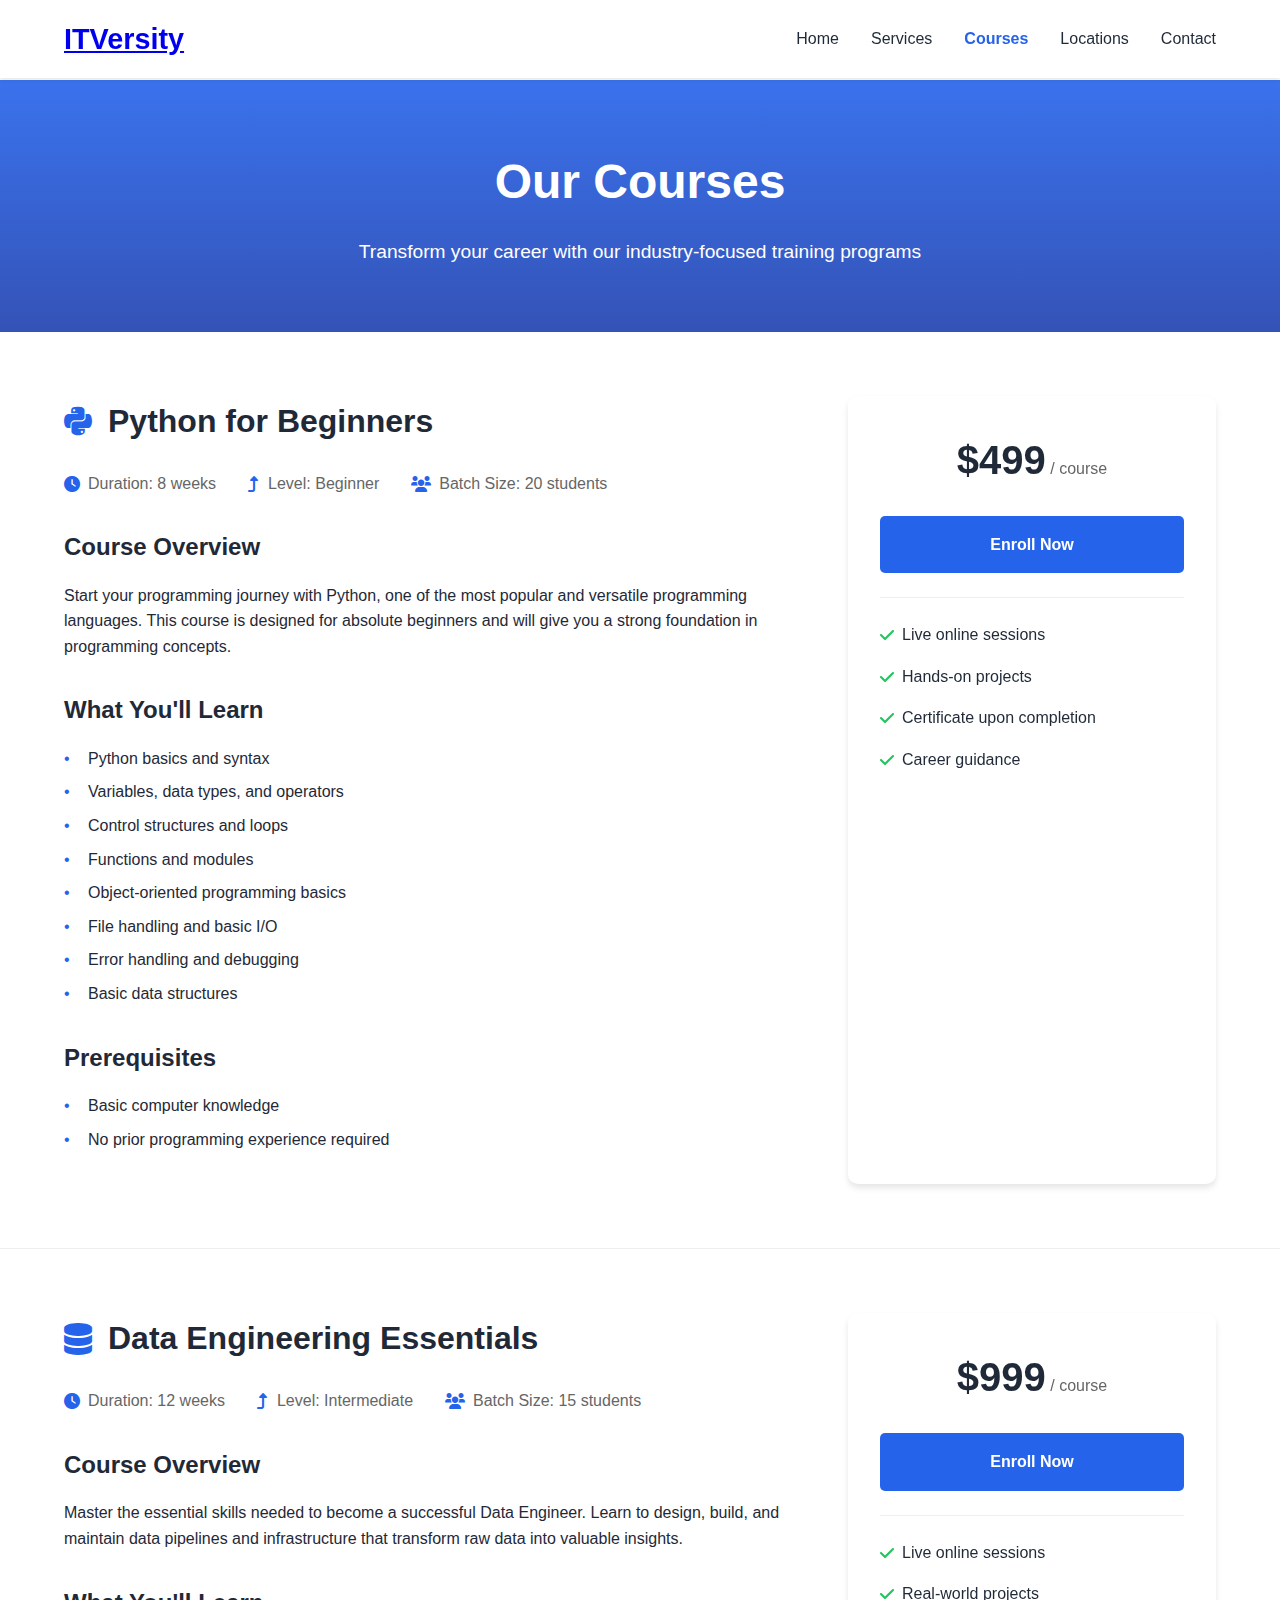
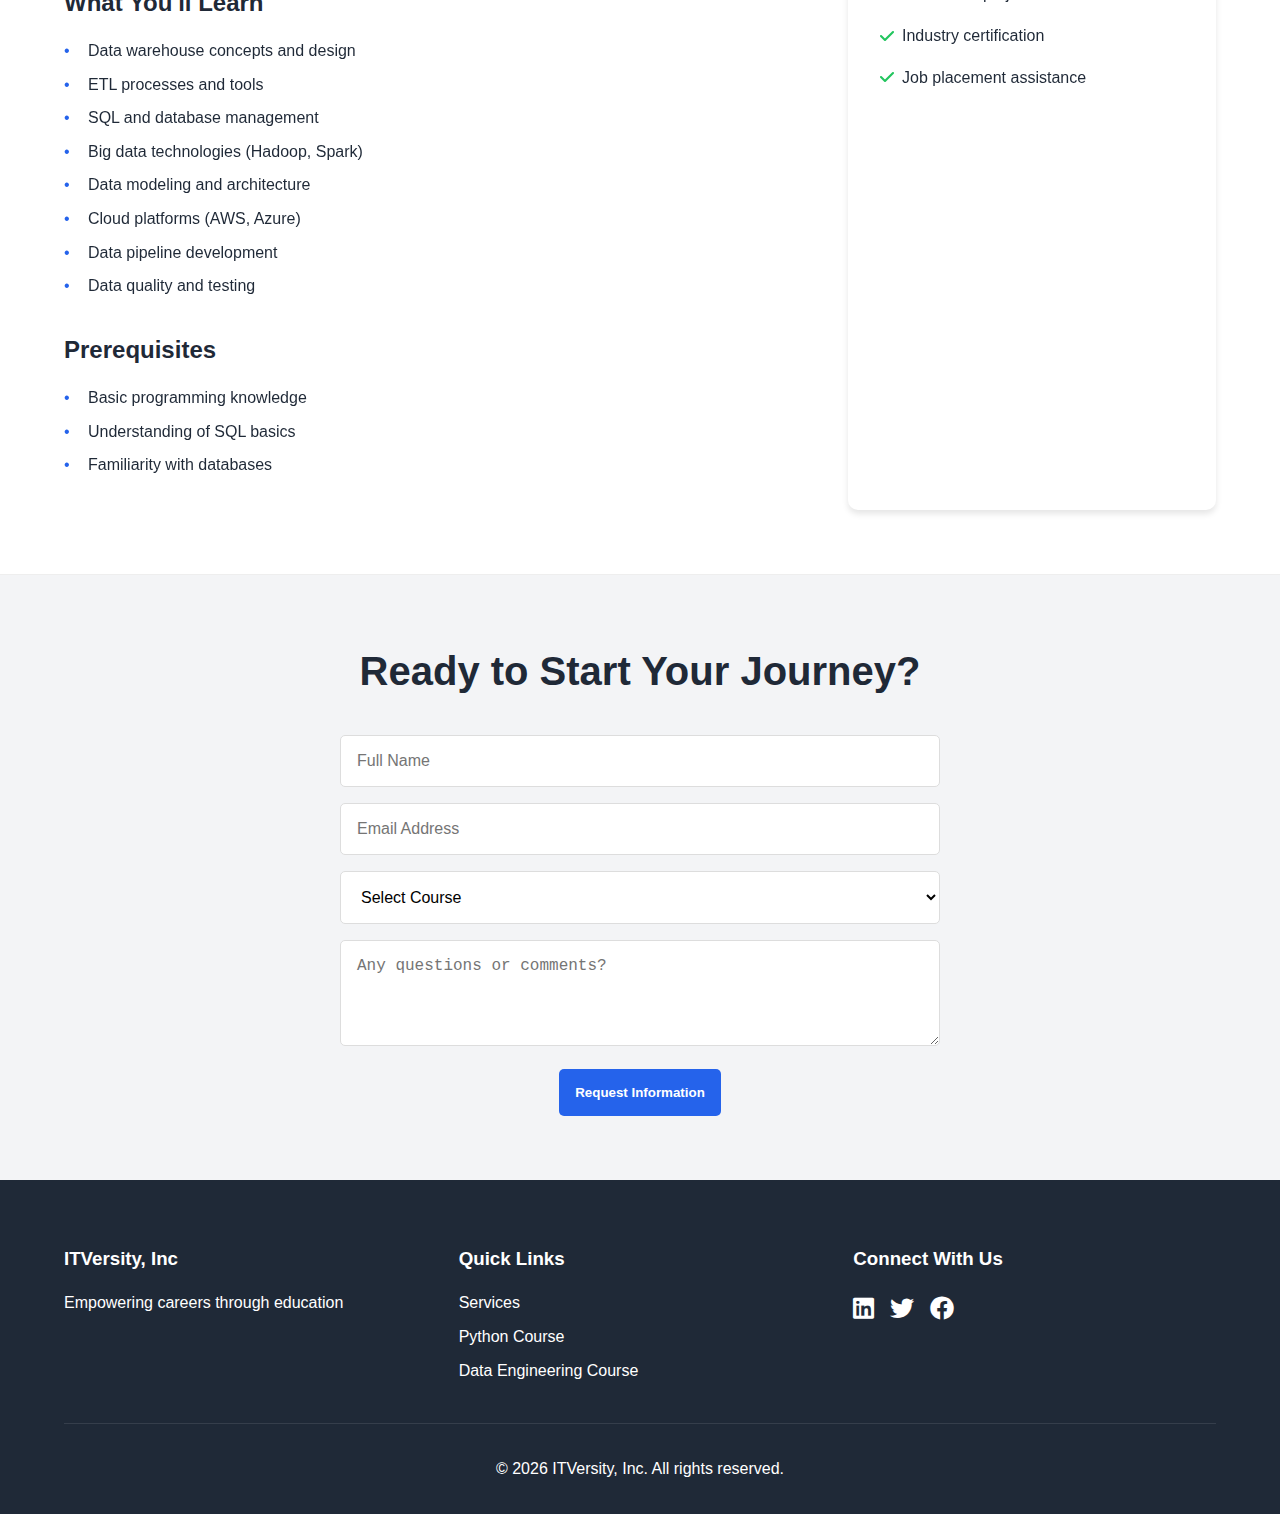
<file: courses.html>
<!DOCTYPE html>
<html lang="en">
<head>
    <meta charset="UTF-8">
    <meta name="viewport" content="width=device-width, initial-scale=1.0">
    <title>Courses - ITVersity</title>
    <link rel="stylesheet" href="css/styles.css">
    <link rel="stylesheet" href="css/courses.css">
    <link rel="stylesheet" href="https://cdnjs.cloudflare.com/ajax/libs/font-awesome/6.0.0/css/all.min.css">
</head>
<body>
    <header>
        <nav class="navbar">
            <div class="logo">
                <h1><a href="index.html">ITVersity</a></h1>
            </div>
            <ul class="nav-links">
                <li><a href="index.html">Home</a></li>
                <li><a href="index.html#services">Services</a></li>
                <li><a href="#" class="active">Courses</a></li>
                <li><a href="index.html#locations">Locations</a></li>
                <li><a href="index.html#contact">Contact</a></li>
            </ul>
        </nav>
    </header>

    <main class="courses-page">
        <section class="course-header">
            <h1>Our Courses</h1>
            <p>Transform your career with our industry-focused training programs</p>
        </section>

        <section id="python" class="course-detail">
            <div class="course-content">
                <div class="course-info">
                    <h2><i class="fab fa-python"></i> Python for Beginners</h2>
                    <div class="course-meta">
                        <span><i class="fas fa-clock"></i> Duration: 8 weeks</span>
                        <span><i class="fas fa-level-up-alt"></i> Level: Beginner</span>
                        <span><i class="fas fa-users"></i> Batch Size: 20 students</span>
                    </div>
                    <div class="course-description">
                        <h3>Course Overview</h3>
                        <p>Start your programming journey with Python, one of the most popular and versatile programming languages. This course is designed for absolute beginners and will give you a strong foundation in programming concepts.</p>
                        
                        <h3>What You'll Learn</h3>
                        <ul>
                            <li>Python basics and syntax</li>
                            <li>Variables, data types, and operators</li>
                            <li>Control structures and loops</li>
                            <li>Functions and modules</li>
                            <li>Object-oriented programming basics</li>
                            <li>File handling and basic I/O</li>
                            <li>Error handling and debugging</li>
                            <li>Basic data structures</li>
                        </ul>

                        <h3>Prerequisites</h3>
                        <ul>
                            <li>Basic computer knowledge</li>
                            <li>No prior programming experience required</li>
                        </ul>
                    </div>
                </div>
                <div class="course-cta">
                    <div class="price">
                        <span class="amount">$499</span>
                        <span class="period">/ course</span>
                    </div>
                    <a href="#enroll" class="enroll-button">Enroll Now</a>
                    <div class="features">
                        <p><i class="fas fa-check"></i> Live online sessions</p>
                        <p><i class="fas fa-check"></i> Hands-on projects</p>
                        <p><i class="fas fa-check"></i> Certificate upon completion</p>
                        <p><i class="fas fa-check"></i> Career guidance</p>
                    </div>
                </div>
            </div>
        </section>

        <section id="data-engineering" class="course-detail">
            <div class="course-content">
                <div class="course-info">
                    <h2><i class="fas fa-database"></i> Data Engineering Essentials</h2>
                    <div class="course-meta">
                        <span><i class="fas fa-clock"></i> Duration: 12 weeks</span>
                        <span><i class="fas fa-level-up-alt"></i> Level: Intermediate</span>
                        <span><i class="fas fa-users"></i> Batch Size: 15 students</span>
                    </div>
                    <div class="course-description">
                        <h3>Course Overview</h3>
                        <p>Master the essential skills needed to become a successful Data Engineer. Learn to design, build, and maintain data pipelines and infrastructure that transform raw data into valuable insights.</p>
                        
                        <h3>What You'll Learn</h3>
                        <ul>
                            <li>Data warehouse concepts and design</li>
                            <li>ETL processes and tools</li>
                            <li>SQL and database management</li>
                            <li>Big data technologies (Hadoop, Spark)</li>
                            <li>Data modeling and architecture</li>
                            <li>Cloud platforms (AWS, Azure)</li>
                            <li>Data pipeline development</li>
                            <li>Data quality and testing</li>
                        </ul>

                        <h3>Prerequisites</h3>
                        <ul>
                            <li>Basic programming knowledge</li>
                            <li>Understanding of SQL basics</li>
                            <li>Familiarity with databases</li>
                        </ul>
                    </div>
                </div>
                <div class="course-cta">
                    <div class="price">
                        <span class="amount">$999</span>
                        <span class="period">/ course</span>
                    </div>
                    <a href="#enroll" class="enroll-button">Enroll Now</a>
                    <div class="features">
                        <p><i class="fas fa-check"></i> Live online sessions</p>
                        <p><i class="fas fa-check"></i> Real-world projects</p>
                        <p><i class="fas fa-check"></i> Industry certification</p>
                        <p><i class="fas fa-check"></i> Job placement assistance</p>
                    </div>
                </div>
            </div>
        </section>

        <section id="enroll" class="enrollment-section">
            <h2>Ready to Start Your Journey?</h2>
            <div class="enrollment-form">
                <form>
                    <div class="form-group">
                        <input type="text" placeholder="Full Name" required>
                    </div>
                    <div class="form-group">
                        <input type="email" placeholder="Email Address" required>
                    </div>
                    <div class="form-group">
                        <select required>
                            <option value="">Select Course</option>
                            <option value="python">Python for Beginners</option>
                            <option value="data-engineering">Data Engineering Essentials</option>
                        </select>
                    </div>
                    <div class="form-group">
                        <textarea placeholder="Any questions or comments?" rows="4"></textarea>
                    </div>
                    <button type="submit" class="submit-button">Request Information</button>
                </form>
            </div>
        </section>
    </main>

    <footer>
        <div class="footer-content">
            <div class="footer-section">
                <h3>ITVersity, Inc</h3>
                <p>Empowering careers through education</p>
            </div>
            <div class="footer-section">
                <h3>Quick Links</h3>
                <ul>
                    <li><a href="index.html#services">Services</a></li>
                    <li><a href="#python">Python Course</a></li>
                    <li><a href="#data-engineering">Data Engineering Course</a></li>
                </ul>
            </div>
            <div class="footer-section">
                <h3>Connect With Us</h3>
                <div class="social-links">
                    <a href="#"><i class="fab fa-linkedin"></i></a>
                    <a href="#"><i class="fab fa-twitter"></i></a>
                    <a href="#"><i class="fab fa-facebook"></i></a>
                </div>
            </div>
        </div>
        <div class="footer-bottom">
            <p>&copy; <span id="copyright-year"></span> ITVersity, Inc. All rights reserved.</p>
        </div>
    </footer>

    <script src="js/main.js"></script>
</body>
</html>
</file>
<file: css/courses.css>
/* Courses Page Specific Styles */
.courses-page {
    padding-top: 80px;
}

.course-header {
    background: linear-gradient(rgba(37, 99, 235, 0.9), rgba(30, 64, 175, 0.9));
    color: var(--white);
    text-align: center;
    padding: 4rem 2rem;
}

.course-header h1 {
    font-size: 3rem;
    margin-bottom: 1rem;
}

.course-header p {
    font-size: 1.2rem;
    max-width: 600px;
    margin: 0 auto;
}

/* Course Detail Sections */
.course-detail {
    padding: 4rem 5%;
    border-bottom: 1px solid #eee;
}

.course-content {
    display: grid;
    grid-template-columns: 2fr 1fr;
    gap: 3rem;
    max-width: 1200px;
    margin: 0 auto;
}

.course-info h2 {
    font-size: 2rem;
    color: var(--text-color);
    margin-bottom: 1.5rem;
    display: flex;
    align-items: center;
    gap: 1rem;
}

.course-info h2 i {
    color: var(--primary-color);
}

.course-meta {
    display: flex;
    gap: 2rem;
    margin-bottom: 2rem;
    flex-wrap: wrap;
}

.course-meta span {
    display: flex;
    align-items: center;
    gap: 0.5rem;
    color: #666;
}

.course-meta i {
    color: var(--primary-color);
}

.course-description h3 {
    color: var(--text-color);
    margin: 2rem 0 1rem;
    font-size: 1.5rem;
}

.course-description p {
    margin-bottom: 1.5rem;
    line-height: 1.6;
}

.course-description ul {
    list-style: none;
    margin-bottom: 2rem;
}

.course-description ul li {
    margin-bottom: 0.5rem;
    padding-left: 1.5rem;
    position: relative;
}

.course-description ul li::before {
    content: "•";
    color: var(--primary-color);
    position: absolute;
    left: 0;
}

/* Course CTA Section */
.course-cta {
    background: var(--white);
    padding: 2rem;
    border-radius: 10px;
    box-shadow: 0 4px 6px rgba(0,0,0,0.1);
    position: sticky;
    top: 100px;
}

.price {
    text-align: center;
    margin-bottom: 1.5rem;
}

.price .amount {
    font-size: 2.5rem;
    font-weight: bold;
    color: var(--text-color);
}

.price .period {
    color: #666;
}

.enroll-button {
    display: block;
    background-color: var(--primary-color);
    color: var(--white);
    text-align: center;
    padding: 1rem;
    border-radius: 5px;
    text-decoration: none;
    font-weight: bold;
    margin-bottom: 1.5rem;
    transition: background-color 0.3s ease;
}

.enroll-button:hover {
    background-color: var(--secondary-color);
}

.features {
    border-top: 1px solid #eee;
    padding-top: 1.5rem;
}

.features p {
    margin-bottom: 1rem;
    display: flex;
    align-items: center;
    gap: 0.5rem;
}

.features i {
    color: #22c55e;
}

/* Enrollment Form Section */
.enrollment-section {
    background-color: var(--light-bg);
    padding: 4rem 5%;
    text-align: center;
}

.enrollment-section h2 {
    margin-bottom: 2rem;
}

.enrollment-form {
    max-width: 600px;
    margin: 0 auto;
}

.form-group {
    margin-bottom: 1rem;
}

.form-group input,
.form-group select,
.form-group textarea {
    width: 100%;
    padding: 1rem;
    border: 1px solid #ddd;
    border-radius: 5px;
    font-size: 1rem;
}

.form-group select {
    background-color: white;
}

/* Responsive Design */
@media (max-width: 968px) {
    .course-content {
        grid-template-columns: 1fr;
    }

    .course-cta {
        position: static;
        margin-top: 2rem;
    }
}

@media (max-width: 768px) {
    .course-header h1 {
        font-size: 2rem;
    }

    .course-meta {
        gap: 1rem;
    }

    .course-info h2 {
        font-size: 1.8rem;
    }
}

/* Active Navigation Link */
.nav-links a.active {
    color: var(--primary-color);
    font-weight: bold;
}
</file>
<file: css/styles.css>
/* Reset and base styles */
* {
    margin: 0;
    padding: 0;
    box-sizing: border-box;
}

:root {
    --primary-color: #2563eb;
    --secondary-color: #1e40af;
    --text-color: #1f2937;
    --light-bg: #f3f4f6;
    --white: #ffffff;
}

body {
    font-family: 'Segoe UI', Tahoma, Geneva, Verdana, sans-serif;
    line-height: 1.6;
    color: var(--text-color);
}

/* Navigation */
.navbar {
    background-color: var(--white);
    padding: 1rem 5%;
    display: flex;
    justify-content: space-between;
    align-items: center;
    box-shadow: 0 2px 4px rgba(0,0,0,0.1);
    position: fixed;
    width: 100%;
    top: 0;
    z-index: 1000;
}

.logo h1 {
    color: var(--primary-color);
    font-size: 1.8rem;
}

.nav-links {
    display: flex;
    list-style: none;
    gap: 2rem;
}

.nav-links a {
    text-decoration: none;
    color: var(--text-color);
    font-weight: 500;
    transition: color 0.3s ease;
}

.nav-links a:hover {
    color: var(--primary-color);
}

/* Hero Section */
.hero {
    background: linear-gradient(rgba(37, 99, 235, 0.9), rgba(30, 64, 175, 0.9)), url('../images/hero-bg.jpg');
    background-size: cover;
    background-position: center;
    height: 100vh;
    display: flex;
    align-items: center;
    justify-content: center;
    text-align: center;
    color: var(--white);
    padding-top: 4rem;
}

.hero-content {
    max-width: 800px;
    padding: 0 2rem;
}

.hero-content h1 {
    font-size: 3.5rem;
    margin-bottom: 1rem;
}

.hero-content p {
    font-size: 1.2rem;
    margin-bottom: 2rem;
}

.hero-highlights {
    font-size: 1.4rem !important;
    font-weight: 500;
    color: rgba(255, 255, 255, 0.9);
    background: rgba(255, 255, 255, 0.1);
    padding: 0.5rem 1.5rem;
    border-radius: 30px;
    display: inline-block;
    margin-bottom: 2rem !important;
}

/* Buttons */
.cta-button {
    display: inline-block;
    padding: 1rem 2rem;
    background-color: var(--white);
    color: var(--primary-color);
    text-decoration: none;
    border-radius: 5px;
    font-weight: bold;
    transition: transform 0.3s ease;
}

.cta-button:hover {
    transform: translateY(-2px);
}

/* Sections */
section {
    padding: 5rem 5%;
}

section h2 {
    text-align: center;
    font-size: 2.5rem;
    margin-bottom: 3rem;
    color: var(--text-color);
}

/* Cards */
.service-cards, .course-cards, .location-cards {
    display: grid;
    grid-template-columns: repeat(auto-fit, minmax(300px, 1fr));
    gap: 2rem;
    margin-top: 2rem;
}

.card {
    background: var(--white);
    padding: 2rem;
    border-radius: 10px;
    box-shadow: 0 4px 6px rgba(0,0,0,0.1);
    text-align: center;
    transition: transform 0.3s ease;
}

.card:hover {
    transform: translateY(-5px);
}

.card i {
    font-size: 2.5rem;
    color: var(--primary-color);
    margin-bottom: 1rem;
}

.card h3 {
    margin-bottom: 1rem;
    color: var(--text-color);
}

/* Course Cards Section */
.course-cards {
    display: grid;
    grid-template-columns: repeat(auto-fit, minmax(300px, 1fr));
    gap: 2rem;
    margin-top: 2rem;
}

.course-cards .card {
    height: 100%;
    display: flex;
    flex-direction: column;
    justify-content: space-between;
}

.course-cards .card p {
    margin: 1rem 0;
    flex-grow: 1;
}

.course-cards .card i {
    font-size: 2.5rem;
    margin-bottom: 1rem;
    background: rgba(37, 99, 235, 0.1);
    width: 80px;
    height: 80px;
    display: flex;
    align-items: center;
    justify-content: center;
    border-radius: 50%;
    margin: 0 auto 1.5rem;
    transition: transform 0.3s ease;
}

.course-cards .card:hover i {
    transform: scale(1.1);
}

/* Contact Form */
.contact {
    background-color: var(--light-bg);
}

.contact-form {
    max-width: 600px;
    margin: 0 auto;
}

.contact-form form {
    display: flex;
    flex-direction: column;
    gap: 1rem;
}

.contact-form input,
.contact-form textarea {
    padding: 1rem;
    border: 1px solid #ddd;
    border-radius: 5px;
    font-size: 1rem;
}

.contact-form textarea {
    height: 150px;
}

.submit-button {
    background-color: var(--primary-color);
    color: var(--white);
    padding: 1rem;
    border: none;
    border-radius: 5px;
    cursor: pointer;
    font-weight: bold;
    transition: background-color 0.3s ease;
}

.submit-button:hover {
    background-color: var(--secondary-color);
}

/* Footer */
footer {
    background-color: var(--text-color);
    color: var(--white);
    padding: 4rem 5% 2rem;
}

.footer-content {
    display: grid;
    grid-template-columns: repeat(auto-fit, minmax(250px, 1fr));
    gap: 2rem;
    margin-bottom: 2rem;
}

.footer-section h3 {
    margin-bottom: 1rem;
}

.footer-section ul {
    list-style: none;
}

.footer-section ul li {
    margin-bottom: 0.5rem;
}

.footer-section a {
    color: var(--white);
    text-decoration: none;
}

.social-links {
    display: flex;
    gap: 1rem;
    margin-top: 1rem;
}

.social-links a {
    font-size: 1.5rem;
    transition: color 0.3s ease;
}

.social-links a:hover {
    color: var(--primary-color);
}

.footer-bottom {
    text-align: center;
    padding-top: 2rem;
    border-top: 1px solid rgba(255,255,255,0.1);
}

/* Responsive Design */
@media (max-width: 768px) {
    .navbar {
        flex-direction: column;
        padding: 1rem;
    }

    .nav-links {
        margin-top: 1rem;
        flex-wrap: wrap;
        justify-content: center;
    }

    .hero-content h1 {
        font-size: 2.5rem;
    }

    section {
        padding: 3rem 1rem;
    }
}

/* Course Button */
.course-button {
    display: inline-block;
    padding: 0.5rem 1rem;
    background-color: var(--primary-color);
    color: var(--white);
    text-decoration: none;
    border-radius: 5px;
    margin-top: 1rem;
    transition: background-color 0.3s ease;
}

.course-button:hover {
    background-color: var(--secondary-color);
}
</file>
